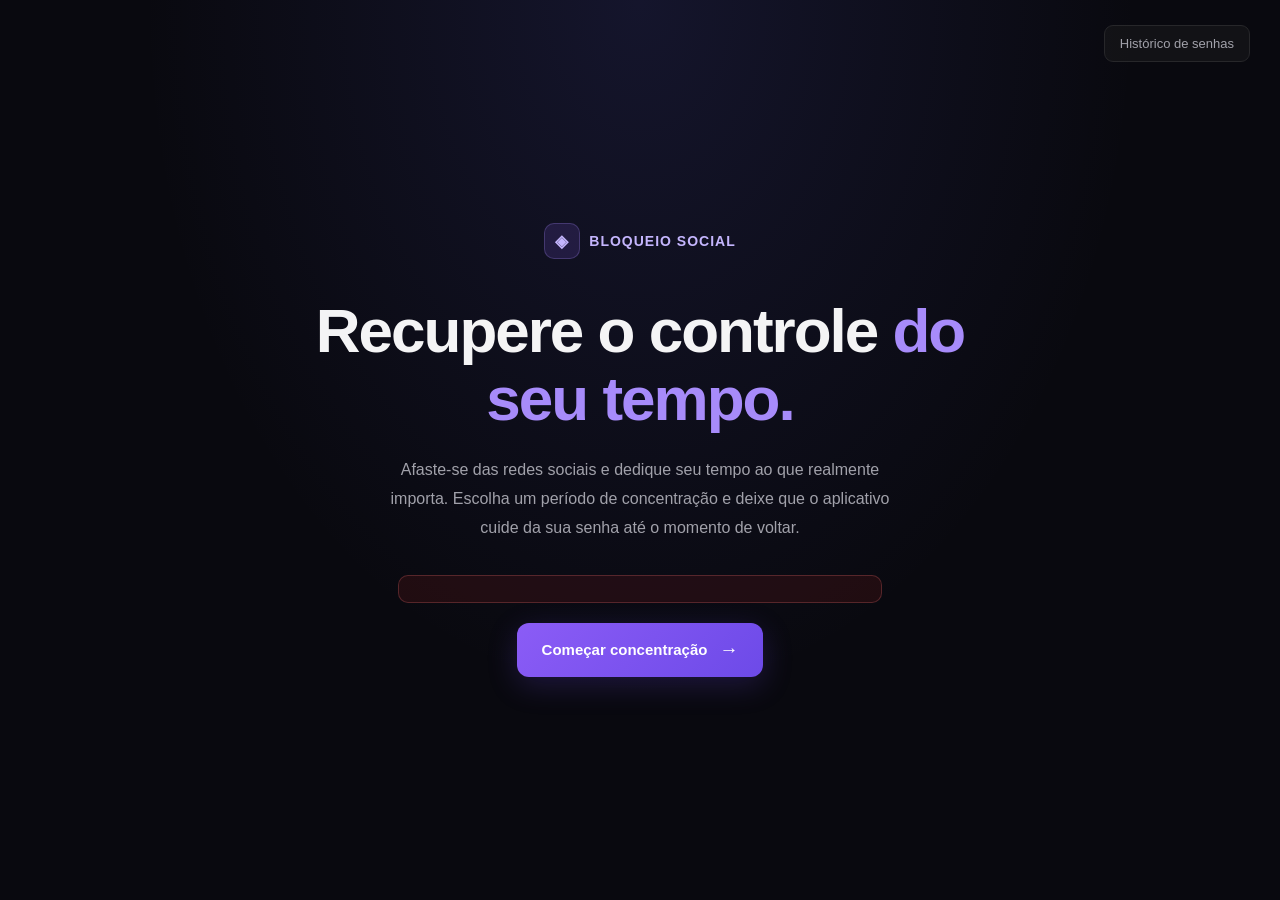
<file: src/main/resources/templates/index.html>
<!DOCTYPE html>
<html lang="pt-BR" xmlns:th="http://www.thymeleaf.org">
<head>
    <meta charset="UTF-8">
    <meta name="viewport" content="width=device-width, initial-scale=1.0">
    <title>Bloqueio Social</title>
    <link rel="stylesheet" th:href="@{/css/style.css}">

    <style>
        body {
            min-height: 100vh;
            margin: 0;
            background:
                radial-gradient(ellipse at 50% 0%, rgba(99, 102, 241, 0.13), transparent 55%),
                #09090f;
            color: #f4f4f5;
            font-family: Arial, sans-serif;
        }

        .pagina-inicial {
            min-height: 100vh;
            display: flex;
            flex-direction: column;
            align-items: center;
            justify-content: center;
            padding: 30px 20px;
            box-sizing: border-box;
        }

        .conteudo-inicial {
            width: 100%;
            max-width: 680px;
            text-align: center;
        }

        .marca {
            display: inline-flex;
            align-items: center;
            gap: 9px;
            margin-bottom: 38px;
            color: #c4b5fd;
            font-size: 14px;
            font-weight: 600;
            letter-spacing: 1px;
        }

        .marca-icone {
            display: flex;
            align-items: center;
            justify-content: center;
            width: 34px;
            height: 34px;
            border-radius: 10px;
            background: rgba(139, 92, 246, 0.15);
            border: 1px solid rgba(167, 139, 250, 0.25);
            font-size: 17px;
        }

        .etiqueta {
            display: inline-block;
            padding: 7px 13px;
            margin-bottom: 22px;
            border: 1px solid rgba(167, 139, 250, 0.2);
            border-radius: 30px;
            background: rgba(139, 92, 246, 0.08);
            color: #c4b5fd;
            font-size: 12px;
            letter-spacing: 0.5px;
        }

        .conteudo-inicial h1 {
            margin: 0;
            font-size: clamp(38px, 7vw, 62px);
            line-height: 1.1;
            letter-spacing: -2px;
            font-weight: 750;
        }

        .destaque {
            color: #a78bfa;
        }

        .descricao-inicial {
            max-width: 510px;
            margin: 23px auto 32px;
            color: #a1a1aa;
            font-size: 16px;
            line-height: 1.8;
        }

        .erro-inicial {
            max-width: 450px;
            margin: 0 auto 20px;
            padding: 13px 16px;
            border: 1px solid rgba(248, 113, 113, 0.25);
            border-radius: 10px;
            background: rgba(127, 29, 29, 0.2);
            color: #fca5a5;
            font-size: 14px;
        }

        .form-inicial {
            margin: 0;
        }

        .botao-iniciar {
            display: inline-flex;
            align-items: center;
            justify-content: center;
            gap: 12px;
            min-width: 210px;
            padding: 16px 25px;
            border: none;
            border-radius: 12px;
            background: linear-gradient(135deg, #8b5cf6, #6d4ae8);
            color: white;
            font-size: 15px;
            font-weight: 700;
            cursor: pointer;
            box-shadow: 0 8px 30px rgba(109, 74, 232, 0.22);
            transition: transform 0.2s, box-shadow 0.2s;
        }

        .botao-iniciar:hover {
            transform: translateY(-2px);
            box-shadow: 0 12px 35px rgba(109, 74, 232, 0.35);
        }

        .seta {
            font-size: 19px;
            transition: transform 0.2s;
        }

        .botao-iniciar:hover .seta {
            transform: translateX(4px);
        }

        .rodape-inicial {
            margin-top: 65px;
            color: #71717a;
            font-size: 12px;
        }

        .link-historico {
            position: fixed;
            top: 25px;
            right: 30px;
            padding: 10px 15px;
            border: 1px solid #27272a;
            border-radius: 9px;
            color: #a1a1aa;
            background: rgba(24, 24, 27, 0.7);
            text-decoration: none;
            font-size: 13px;
            transition: color 0.2s, border-color 0.2s;
        }

        .link-historico:hover {
            color: #c4b5fd;
            border-color: #6d4ae8;
        }

        @media (max-width: 600px) {
            .pagina-inicial {
                padding: 90px 22px 30px;
            }

            .link-historico {
                top: 18px;
                right: 18px;
            }

            .marca {
                margin-bottom: 30px;
            }

            .descricao-inicial {
                font-size: 14px;
            }

            .rodape-inicial {
                margin-top: 50px;
            }
        }
    </style>
</head>
<body>

    <a class="link-historico" th:href="@{/historico}">
        Histórico de senhas
    </a>

    <main class="pagina-inicial">

        <section class="conteudo-inicial">

            <div class="marca">
                <span class="marca-icone">◈</span>
                BLOQUEIO SOCIAL
            </div>


            <h1>
                Recupere o controle
                <span class="destaque">do seu tempo.</span>
            </h1>

            <p class="descricao-inicial">
                Afaste-se das redes sociais e dedique seu tempo ao que realmente importa.
                Escolha um período de concentração e deixe que o aplicativo cuide da sua senha
                até o momento de voltar.
            </p>

            <div class="erro-inicial"
                 th:if="${erro}"
                 th:text="${erro}">
            </div>

            <form class="form-inicial" action="/gerar-senha" method="post">
                <button class="botao-iniciar" type="submit">
                    Começar concentração
                    <span class="seta">→</span>
                </button>
            </form>
        </section>

    </main>

</body>
</html>
</file>
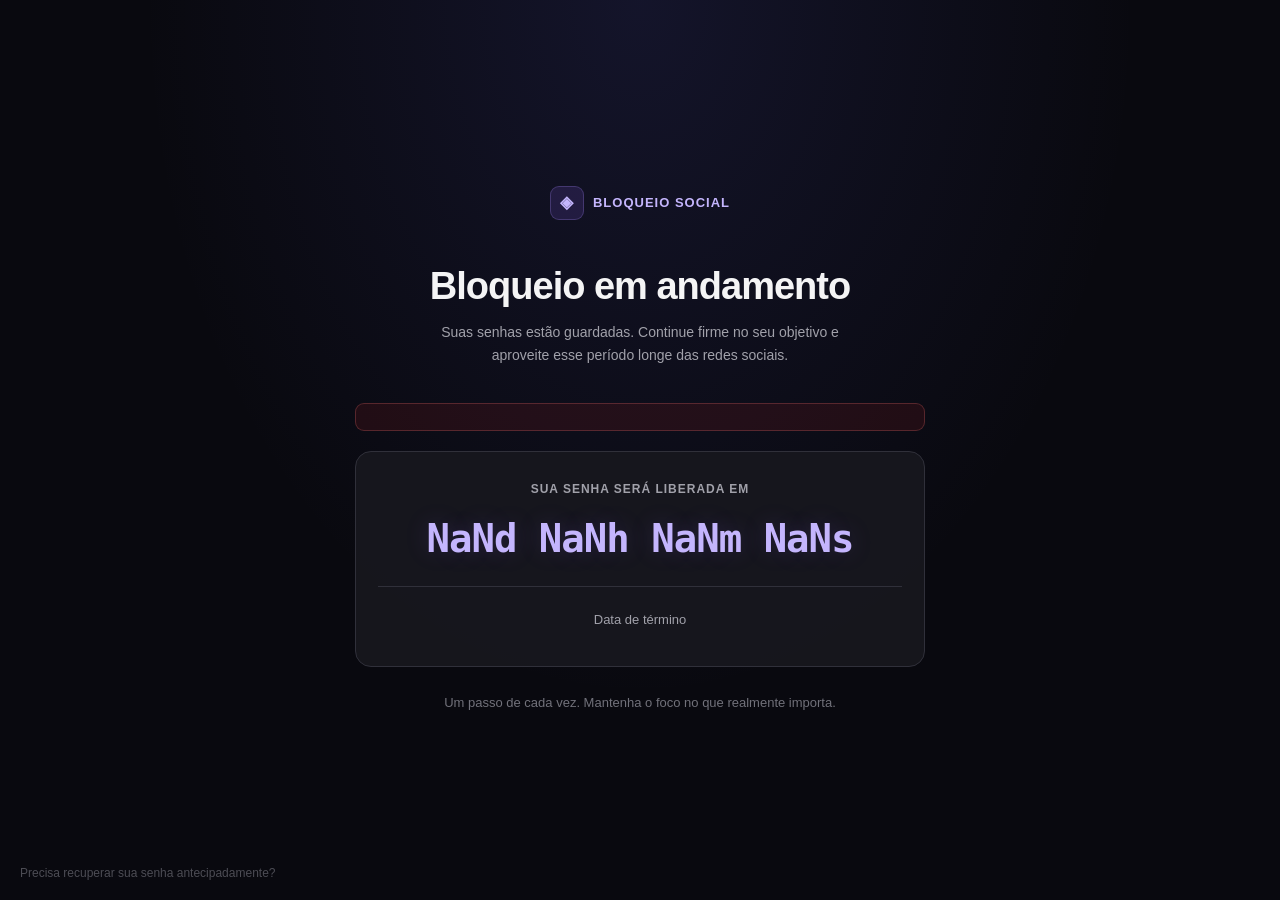
<file: src/main/resources/templates/bloqueio.html>
<!DOCTYPE html>
<html lang="pt-BR" xmlns:th="http://www.thymeleaf.org">
<head>
    <meta charset="UTF-8">
    <meta name="viewport" content="width=device-width, initial-scale=1.0">
    <title>Bloqueio em andamento</title>
    <link rel="stylesheet" th:href="@{/css/style.css}">

    <style>
        body {
            min-height: 100vh;
            margin: 0;
            display: flex;
            align-items: center;
            justify-content: center;
            padding: 25px;
            box-sizing: border-box;
            background:
                radial-gradient(ellipse at 50% 0%, rgba(99, 102, 241, 0.12), transparent 55%),
                #09090f;
            color: #f4f4f5;
            font-family: Arial, sans-serif;
        }

        .pagina-bloqueio {
            width: 100%;
            max-width: 570px;
            text-align: center;
        }

        .marca {
            display: inline-flex;
            align-items: center;
            gap: 9px;
            margin-bottom: 45px;
            color: #c4b5fd;
            font-size: 13px;
            font-weight: bold;
            letter-spacing: 1px;
        }

        .marca-icone {
            display: flex;
            align-items: center;
            justify-content: center;
            width: 32px;
            height: 32px;
            border: 1px solid rgba(167, 139, 250, 0.25);
            border-radius: 9px;
            background: rgba(139, 92, 246, 0.15);
            font-size: 17px;
        }

        .icone-bloqueio {
            display: flex;
            align-items: center;
            justify-content: center;
            width: 68px;
            height: 68px;
            margin: 0 auto 24px;
            border: 1px solid rgba(167, 139, 250, 0.25);
            border-radius: 20px;
            background: rgba(139, 92, 246, 0.12);
            color: #a78bfa;
            font-size: 30px;
        }

        h1 {
            margin: 0 0 13px;
            font-size: clamp(29px, 5vw, 38px);
            letter-spacing: -1px;
        }

        .descricao {
            max-width: 410px;
            margin: 0 auto 35px;
            color: #a1a1aa;
            font-size: 14px;
            line-height: 1.7;
        }

        .cartao-contagem {
            padding: 30px 22px;
            border: 1px solid #30303a;
            border-radius: 16px;
            background: rgba(24, 24, 30, 0.9);
        }

        .rotulo-contagem {
            display: block;
            margin-bottom: 20px;
            color: #a1a1aa;
            font-size: 12px;
            font-weight: bold;
            letter-spacing: 1px;
            text-transform: uppercase;
        }

        .contagem {
            color: #c4b5fd;
            font-family: monospace;
            font-size: clamp(27px, 6vw, 39px);
            font-weight: bold;
            letter-spacing: -1px;
            overflow-wrap: anywhere;
            text-shadow: 0 0 25px rgba(139, 92, 246, 0.18);
        }

        .separador {
            width: 100%;
            height: 1px;
            margin: 25px 0;
            background: #30303a;
        }

        .informacao-data {
            color: #a1a1aa;
            font-size: 13px;
        }

        .data {
            display: block;
            margin-top: 9px;
            color: #e4e4e7;
            font-size: 15px;
            font-weight: bold;
        }

        .mensagem-incentivo {
            margin: 25px 0 0;
            color: #71717a;
            font-size: 13px;
            line-height: 1.7;
        }

        .erro {
            padding: 13px 15px;
            margin-bottom: 20px;
            border: 1px solid rgba(248, 113, 113, 0.25);
            border-radius: 9px;
            background: rgba(127, 29, 29, 0.2);
            color: #fca5a5;
            font-size: 13px;
            text-align: left;
        }

        .link-emergencia {
            position: fixed;
            bottom: 20px;
            left: 20px;
            color: #71717a;
            font-size: 12px;
            text-decoration: none;
            opacity: 0.65;
            transition: opacity 0.2s, color 0.2s;
        }

        .link-emergencia:hover {
            color: #fca5a5;
            opacity: 1;
            text-decoration: underline;
        }

        dialog {
            width: min(90%, 440px);
            max-width: 440px;
            box-sizing: border-box;
            padding: 28px;
            margin: auto;
            border: 1px solid #45404a;
            border-radius: 16px;
            background: #191920;
            color: #f4f4f5;
            box-shadow: 0 25px 80px rgba(0, 0, 0, 0.5);
        }

        dialog::backdrop {
            background: rgba(0, 0, 0, 0.78);
            backdrop-filter: blur(4px);
        }

        dialog h2 {
            margin: 0 0 14px;
            font-size: 22px;
        }

        dialog p {
            color: #a1a1aa;
            font-size: 13px;
            line-height: 1.7;
        }

        .aviso-emergencia {
            padding: 12px;
            margin: 18px 0;
            border: 1px solid rgba(248, 113, 113, 0.2);
            border-radius: 8px;
            background: rgba(127, 29, 29, 0.12);
            color: #fca5a5 !important;
            font-size: 12px !important;
        }

        .frase-confirmacao {
            padding: 14px;
            margin: 15px 0;
            border: 1px solid rgba(139, 92, 246, 0.3);
            border-radius: 9px;
            background: rgba(139, 92, 246, 0.10);
            color: #c4b5fd;
            font-size: 12px;
            font-weight: bold;
            line-height: 1.6;
            text-align: center;
        }

        .campo-confirmacao {
            width: 100%;
            box-sizing: border-box;
            padding: 13px;
            margin: 10px 0;
            border: 1px solid #454550;
            border-radius: 8px;
            outline: none;
            background: #101016;
            color: #f4f4f5;
            font-size: 13px;
        }

        .campo-confirmacao:focus {
            border-color: #8b5cf6;
        }

        .botoes-modal {
            display: flex;
            gap: 12px;
            margin-top: 20px;
        }

        .botoes-modal button {
            flex: 1;
            padding: 12px;
            border-radius: 8px;
            font-size: 12px;
            font-weight: bold;
            cursor: pointer;
        }

        .botao-voltar {
            border: 1px solid #454550;
            background: transparent;
            color: #d4d4d8;
        }

        .botao-voltar:hover {
            background: #303039;
        }

        .botao-confirmar {
            border: 1px solid rgba(248, 113, 113, 0.3);
            background: rgba(127, 29, 29, 0.3);
            color: #fca5a5;
        }

        .botao-confirmar:hover:not(:disabled) {
            background: rgba(127, 29, 29, 0.5);
        }

        .botao-confirmar:disabled {
            opacity: 0.4;
            cursor: not-allowed;
        }

        @media (max-width: 480px) {
            .cartao-contagem {
                padding: 25px 15px;
            }

            .link-emergencia {
                left: 0;
                right: 0;
                bottom: 12px;
                text-align: center;
            }

            dialog {
                padding: 22px;
            }
        }
    </style>
</head>
<body>

    <main class="pagina-bloqueio">

        <div class="marca">
            <span class="marca-icone">◈</span>
            BLOQUEIO SOCIAL
        </div>


        <h1>Bloqueio em andamento</h1>

        <p class="descricao">
            Suas senhas estão guardadas. Continue firme no seu objetivo
            e aproveite esse período longe das redes sociais.
        </p>

        <div class="erro" th:if="${erro}" th:text="${erro}"></div>

        <section class="cartao-contagem">

            <span class="rotulo-contagem">
                Sua senha será liberada em
            </span>

            <div
                class="contagem"
                id="contagem"
                th:attr="data-final=${bloqueio.dataFinal}">
                Carregando...
            </div>

            <div class="separador"></div>

            <div class="informacao-data">
                Data de término

                <span
                    class="data"
                    th:text="${#temporals.format(bloqueio.dataFinal, 'dd/MM/yyyy HH:mm')}">
                </span>
            </div>

        </section>

        <p class="mensagem-incentivo">
            Um passo de cada vez. Mantenha o foco no que realmente importa.
        </p>

    </main>

    <a
        href="#"
        class="link-emergencia"
        onclick="event.preventDefault(); abrirModalEmergencia();">
        Precisa recuperar sua senha antecipadamente?
    </a>

    <dialog id="modalEmergencia">

        <h2>Saída de emergência</h2>

        <p>
            Você está prestes a interromper seu período de concentração
            antes do prazo estabelecido.
        </p>

        <p class="aviso-emergencia">
            Atenção: essa ação encerrará o bloqueio imediatamente
            e permitirá recuperar sua senha. Ela não poderá ser desfeita.
        </p>

        <p>
            Para continuar, digite exatamente a frase abaixo:
        </p>

        <div class="frase-confirmacao">
            EU DESEJO ENCERRAR MEU BLOQUEIO ANTECIPADAMENTE
        </div>

        <form action="/emergencia" method="post">

            <input
                type="text"
                id="campoConfirmacao"
                name="confirmacao"
                class="campo-confirmacao"
                placeholder="Digite a frase de confirmação"
                autocomplete="off"
                required
            >

            <div class="botoes-modal">

                <button
                    type="button"
                    class="botao-voltar"
                    onclick="fecharModalEmergencia()">
                    Voltar
                </button>

                <button
                    type="submit"
                    id="botaoConfirmar"
                    class="botao-confirmar"
                    disabled>
                    Confirmar emergência
                </button>

            </div>

        </form>

    </dialog>

    <script>
        const contador = document.getElementById("contagem");
        const dataFinal = new Date(contador.dataset.final);

        function atualizarContagem() {
            const agora = new Date();
            const diferenca = dataFinal.getTime() - agora.getTime();

            if (diferenca <= 0) {
                contador.innerText = "Prazo encerrado!";
                window.location.reload();
                return;
            }

            const segundosTotais = Math.floor(diferenca / 1000);

            const dias = Math.floor(segundosTotais / 86400);
            const horas = Math.floor((segundosTotais % 86400) / 3600);
            const minutos = Math.floor((segundosTotais % 3600) / 60);
            const segundos = segundosTotais % 60;

            contador.innerText =
                `${dias}d ${horas}h ${minutos}m ${segundos}s`;
        }

        atualizarContagem();
        setInterval(atualizarContagem, 1000);

        const fraseEsperada =
            "EU DESEJO ENCERRAR MEU BLOQUEIO ANTECIPADAMENTE";

        const campoConfirmacao =
            document.getElementById("campoConfirmacao");

        const botaoConfirmar =
            document.getElementById("botaoConfirmar");

        function abrirModalEmergencia() {
            campoConfirmacao.value = "";
            botaoConfirmar.disabled = true;

            document.getElementById("modalEmergencia").showModal();
        }

        function fecharModalEmergencia() {
            document.getElementById("modalEmergencia").close();
        }

        campoConfirmacao.addEventListener("input", function () {
            botaoConfirmar.disabled =
                this.value !== fraseEsperada;
        });
    </script>

</body>
</html>
</file>
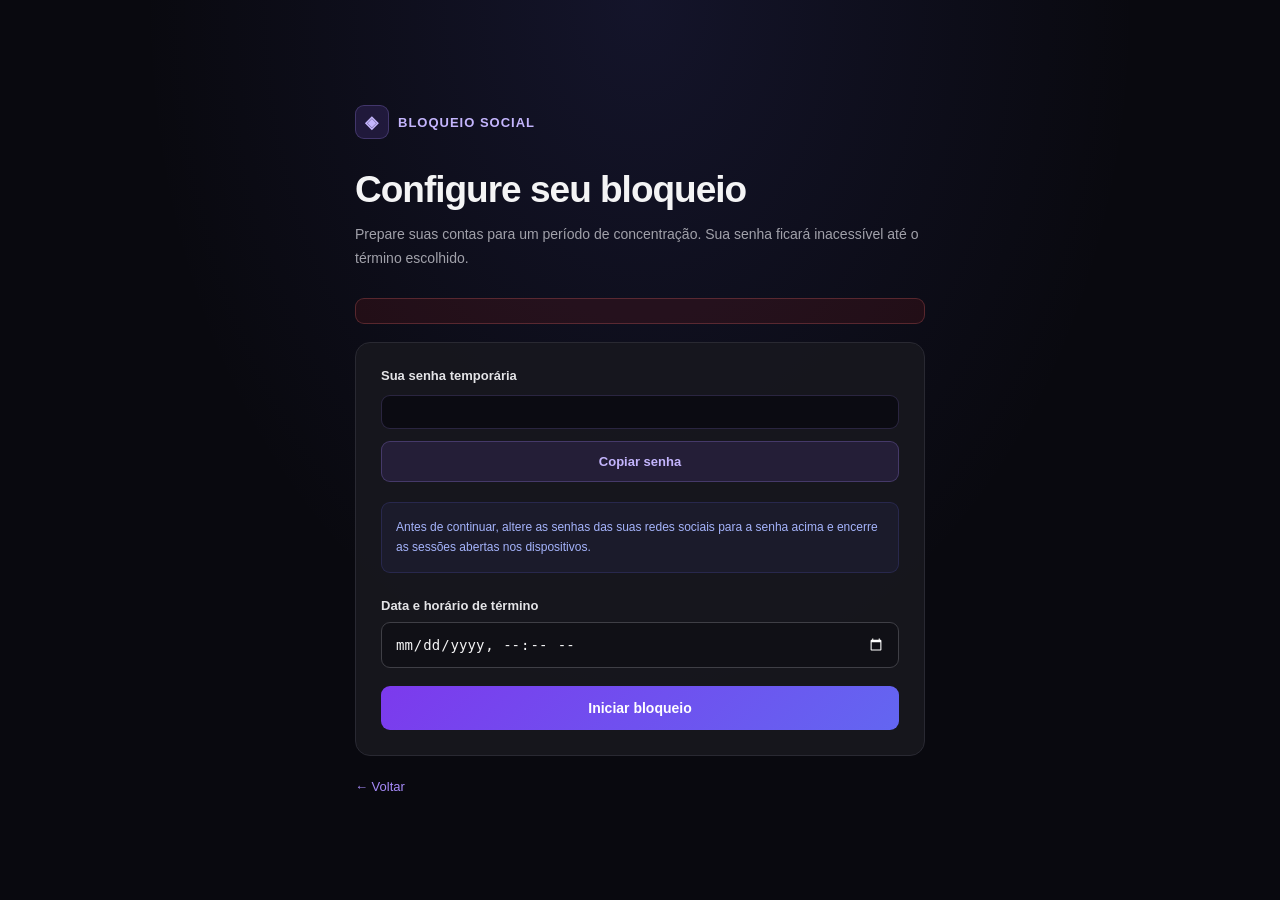
<file: src/main/resources/templates/configurar.html>
<!DOCTYPE html>
<html lang="pt-BR" xmlns:th="http://www.thymeleaf.org">
<head>
    <meta charset="UTF-8">
    <meta name="viewport" content="width=device-width, initial-scale=1.0">
    <title>Configurar bloqueio</title>
    <link rel="stylesheet" th:href="@{/css/style.css}">

    <style>
        body {
            min-height: 100vh;
            margin: 0;
            display: flex;
            align-items: center;
            justify-content: center;
            padding: 30px 20px;
            box-sizing: border-box;
            background:
                radial-gradient(ellipse at 50% 0%, rgba(99, 102, 241, 0.12), transparent 55%),
                #09090f;
            color: #f4f4f5;
            font-family: Arial, sans-serif;
        }

        .pagina-configurar {
            width: 100%;
            max-width: 570px;
        }

        .marca {
            display: inline-flex;
            align-items: center;
            gap: 9px;
            margin-bottom: 30px;
            color: #c4b5fd;
            font-size: 13px;
            font-weight: bold;
            letter-spacing: 1px;
        }

        .marca-icone {
            display: flex;
            align-items: center;
            justify-content: center;
            width: 32px;
            height: 32px;
            border: 1px solid rgba(167, 139, 250, 0.25);
            border-radius: 9px;
            background: rgba(139, 92, 246, 0.15);
            font-size: 17px;
        }

        .cabecalho {
            margin-bottom: 27px;
        }

        .cabecalho h1 {
            margin: 0 0 12px;
            font-size: clamp(29px, 5vw, 37px);
            letter-spacing: -1px;
        }

        .descricao {
            margin: 0;
            color: #a1a1aa;
            font-size: 14px;
            line-height: 1.7;
        }

        .cartao {
            padding: 25px;
            border: 1px solid #292932;
            border-radius: 15px;
            background: rgba(24, 24, 30, 0.9);
        }

        .secao-titulo {
            display: block;
            margin-bottom: 12px;
            color: #e4e4e7;
            font-size: 13px;
            font-weight: bold;
        }

        .senha {
            overflow-wrap: anywhere;
            padding: 16px;
            border: 1px solid rgba(167, 139, 250, 0.2);
            border-radius: 9px;
            background: rgba(9, 9, 15, 0.75);
            color: #ddd6fe;
            font-family: monospace;
            font-size: 14px;
            line-height: 1.6;
            user-select: all;
        }

        .botao-copiar {
            width: 100%;
            margin-top: 12px;
            padding: 12px;
            border: 1px solid rgba(167, 139, 250, 0.25);
            border-radius: 9px;
            background: rgba(139, 92, 246, 0.12);
            color: #c4b5fd;
            font-size: 13px;
            font-weight: bold;
            cursor: pointer;
            transition: background 0.2s;
        }

        .botao-copiar:hover {
            background: rgba(139, 92, 246, 0.23);
        }

        .orientacao {
            margin: 20px 0 25px;
            padding: 14px;
            border: 1px solid rgba(99, 102, 241, 0.17);
            border-radius: 9px;
            background: rgba(99, 102, 241, 0.07);
            color: #a5b4fc;
            font-size: 12px;
            line-height: 1.7;
        }

        .erro {
            padding: 12px 14px;
            margin-bottom: 18px;
            border: 1px solid rgba(248, 113, 113, 0.25);
            border-radius: 9px;
            background: rgba(127, 29, 29, 0.2);
            color: #fca5a5;
            font-size: 13px;
        }

        .campo-data {
            display: block;
            margin-bottom: 9px;
            color: #e4e4e7;
            font-size: 13px;
            font-weight: bold;
        }

        input[type="datetime-local"] {
            width: 100%;
            box-sizing: border-box;
            padding: 13px;
            border: 1px solid #3f3f46;
            border-radius: 9px;
            outline: none;
            background: #101016;
            color: #f4f4f5;
            color-scheme: dark;
            font-size: 14px;
            transition: border-color 0.2s;
        }

        input[type="datetime-local"]:focus {
            border-color: #8b5cf6;
        }

        .botao-iniciar {
            width: 100%;
            margin-top: 18px;
            padding: 14px;
            border: none;
            border-radius: 9px;
            background: linear-gradient(135deg, #7c3aed, #6366f1);
            color: white;
            font-size: 14px;
            font-weight: bold;
            cursor: pointer;
            transition: opacity 0.2s, transform 0.2s;
        }

        .botao-iniciar:hover {
            opacity: 0.9;
            transform: translateY(-1px);
        }

        .notificacao {
            margin-top: 12px;
        }

        .link-voltar {
            display: inline-block;
            margin-top: 23px;
            color: #a78bfa;
            font-size: 13px;
            text-decoration: none;
        }

        .link-voltar:hover {
            color: #c4b5fd;
            text-decoration: underline;
        }

        dialog {
            width: min(90%, 440px);
            max-width: 440px;
            box-sizing: border-box;
            padding: 28px;
            margin: auto;
            border: 1px solid #3f3f49;
            border-radius: 16px;
            background: #191920;
            color: #f4f4f5;
            box-shadow: 0 25px 80px rgba(0, 0, 0, 0.5);
        }

        dialog::backdrop {
            background: rgba(0, 0, 0, 0.78);
            backdrop-filter: blur(4px);
        }

        dialog h2 {
            margin: 0 0 14px;
            font-size: 22px;
        }

        dialog p {
            color: #a1a1aa;
            font-size: 13px;
            line-height: 1.7;
        }

        .confirmacao-data {
            padding: 16px;
            margin: 20px 0;
            border: 1px solid rgba(139, 92, 246, 0.4);
            border-radius: 9px;
            background: rgba(139, 92, 246, 0.12);
            color: #c4b5fd;
            font-size: 15px;
            font-weight: bold;
            text-align: center;
        }

        .aviso {
            padding: 12px;
            border: 1px solid rgba(248, 113, 113, 0.2);
            border-radius: 8px;
            background: rgba(127, 29, 29, 0.12);
            color: #fca5a5 !important;
            font-size: 12px !important;
        }

        .botoes-modal {
            display: flex;
            gap: 12px;
            margin-top: 23px;
        }

        .botoes-modal button {
            flex: 1;
            padding: 12px;
            border-radius: 8px;
            font-size: 13px;
            font-weight: bold;
            cursor: pointer;
        }

        .botao-voltar {
            border: 1px solid #454550;
            background: transparent;
            color: #d4d4d8;
        }

        .botao-voltar:hover {
            background: #303039;
        }

        .botao-confirmar {
            border: none;
            background: linear-gradient(135deg, #7c3aed, #6366f1);
            color: white;
        }

        .botao-confirmar:hover {
            opacity: 0.9;
        }

        @media (max-width: 480px) {
            .cartao {
                padding: 19px;
            }

            dialog {
                padding: 22px;
            }
        }
    </style>
</head>
<body>

    <main class="pagina-configurar">

        <div class="marca">
            <span class="marca-icone">◈</span>
            BLOQUEIO SOCIAL
        </div>

        <header class="cabecalho">
            <h1>Configure seu bloqueio</h1>

            <p class="descricao">
                Prepare suas contas para um período de concentração.
                Sua senha ficará inacessível até o término escolhido.
            </p>
        </header>

        <div class="erro" th:if="${erro}" th:text="${erro}"></div>

        <section class="cartao">

            <span class="secao-titulo">Sua senha temporária</span>

            <div class="senha" id="senha" th:text="${senha}"></div>

            <button
                type="button"
                class="botao-copiar"
                onclick="copiarSenha()">
                Copiar senha
            </button>

            <div
                id="mensagemCopiar"
                class="notificacao"
                role="status"
                aria-live="polite">
            </div>

            <div class="orientacao">
                Antes de continuar, altere as senhas das suas redes sociais
                para a senha acima e encerre as sessões abertas nos dispositivos.
            </div>

            <form id="formIniciar" action="/iniciar" method="post">

                <label class="campo-data" for="dataFinal">
                    Data e horário de término
                </label>

                <input
                    type="datetime-local"
                    id="dataFinal"
                    name="dataFinal"
                    required
                >

                <button
                    type="button"
                    class="botao-iniciar"
                    onclick="abrirConfirmacao()">
                    Iniciar bloqueio
                </button>

            </form>

        </section>

        <a class="link-voltar" th:href="@{/}">
            ← Voltar
        </a>

    </main>

    <dialog id="modalConfirmacao">

        <h2>Confirmar bloqueio?</h2>

        <p>
            Você está prestes a iniciar um período de concentração.
        </p>

        <p>
            Sua senha ficará inacessível até a seguinte data e horário:
        </p>

        <div class="confirmacao-data" id="dataConfirmacao"></div>

        <p class="aviso">
            Atenção: depois de confirmar, você não poderá recuperar
            sua senha pelo aplicativo antes do término desse período.
        </p>

        <div class="botoes-modal">

            <button
                type="button"
                class="botao-voltar"
                onclick="fecharConfirmacao()">
                Voltar
            </button>

            <button
                type="button"
                class="botao-confirmar"
                onclick="confirmarBloqueio()">
                Confirmar
            </button>

        </div>

    </dialog>

    <script>
        let temporizadorNotificacao;

        function mostrarNotificacao(mensagem, sucesso) {
            const notificacao = document.getElementById("mensagemCopiar");

            clearTimeout(temporizadorNotificacao);

            notificacao.textContent = mensagem;
            notificacao.className = sucesso
                ? "notificacao sucesso"
                : "notificacao erro";

            temporizadorNotificacao = setTimeout(() => {
                notificacao.className = "notificacao";
            }, 3000);
        }

        async function copiarSenha() {
            const senha = document.getElementById("senha").innerText;

            try {
                await navigator.clipboard.writeText(senha);
                mostrarNotificacao("Senha copiada com sucesso!", true);
            } catch (erro) {
                mostrarNotificacao("Não foi possível copiar a senha.", false);
            }
        }

        function abrirConfirmacao() {
            const formulario = document.getElementById("formIniciar");
            const campoData = document.getElementById("dataFinal");

            // Verifica se o usuário preencheu corretamente o campo.
            if (!formulario.reportValidity()) {
                return;
            }

            const dataEscolhida = new Date(campoData.value);

            // Confere novamente se a data ainda está no futuro.
            if (dataEscolhida <= new Date()) {
                campoData.setCustomValidity(
                    "Escolha uma data e horário futuros."
                );

                campoData.reportValidity();
                return;
            }

            // Formata a data para o padrão brasileiro.
            const dataFormatada = dataEscolhida.toLocaleString("pt-BR", {
                day: "2-digit",
                month: "2-digit",
                year: "numeric",
                hour: "2-digit",
                minute: "2-digit"
            });

            document.getElementById("dataConfirmacao").innerText =
                dataFormatada;

            document.getElementById("modalConfirmacao").showModal();
        }

        function fecharConfirmacao() {
            document.getElementById("modalConfirmacao").close();
        }

        function confirmarBloqueio() {
            document.getElementById("formIniciar").requestSubmit();
        }

        document.getElementById("dataFinal").addEventListener("input", function () {
            this.setCustomValidity("");
        });
    </script>

</body>
</html>
</file>
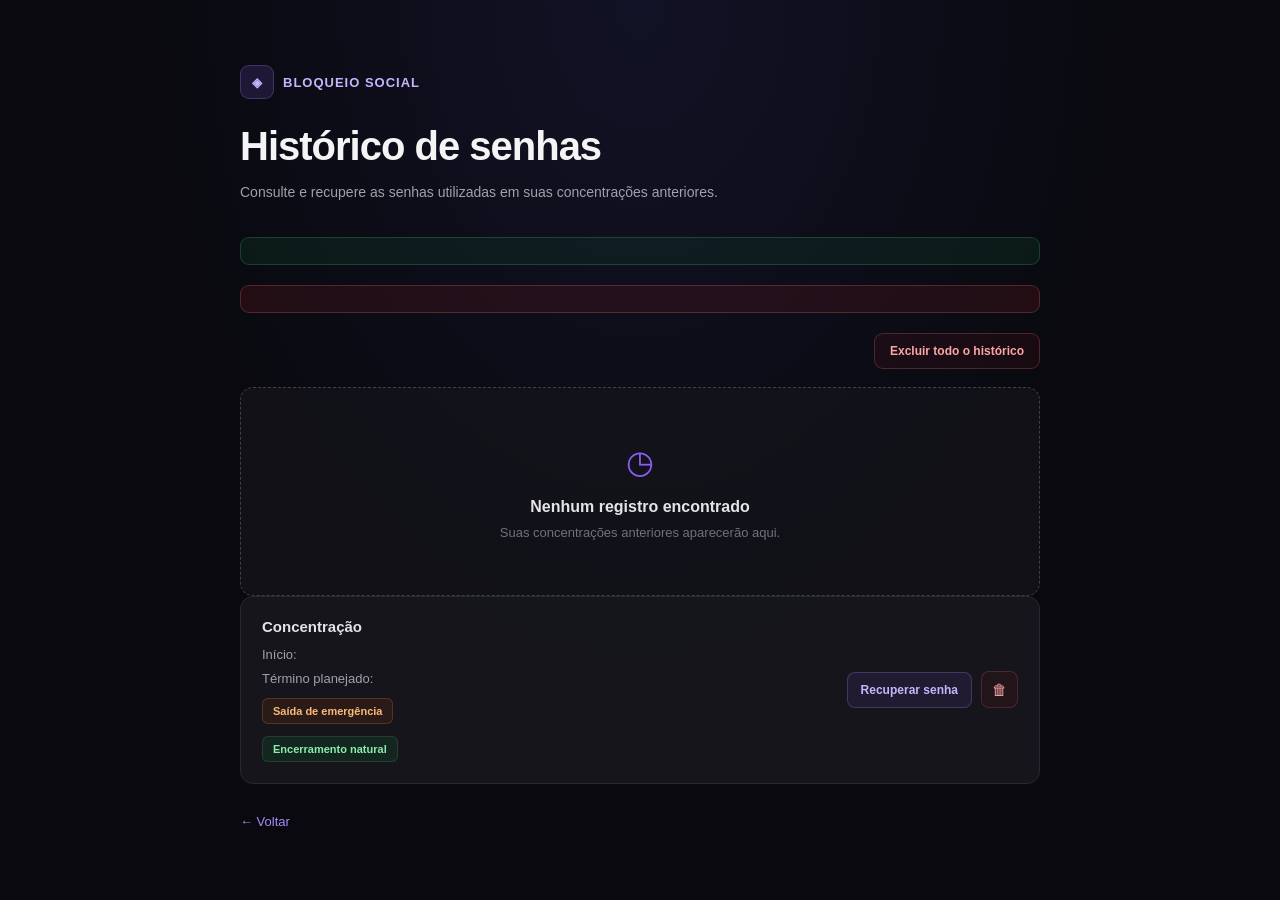
<file: src/main/resources/templates/historico.html>
<!DOCTYPE html>
<html lang="pt-BR" xmlns:th="http://www.thymeleaf.org">
<head>
    <meta charset="UTF-8">
    <meta name="viewport" content="width=device-width, initial-scale=1.0">
    <title>Histórico de senhas</title>
    <link rel="stylesheet" th:href="@{/css/style.css}">

    <style>
        body {
            min-height: 100vh;
            margin: 0;
            background:
                radial-gradient(ellipse at 50% 0%, rgba(99, 102, 241, 0.10), transparent 55%),
                #09090f;
            color: #f4f4f5;
            font-family: Arial, sans-serif;
        }

        .pagina-historico {
            width: 100%;
            max-width: 850px;
            margin: 0 auto;
            padding: 65px 25px 45px;
            box-sizing: border-box;
        }

        .cabecalho-historico {
            margin-bottom: 32px;
        }

        .marca {
            display: inline-flex;
            align-items: center;
            gap: 9px;
            margin-bottom: 25px;
            color: #c4b5fd;
            font-size: 13px;
            font-weight: bold;
            letter-spacing: 1px;
        }

        .marca-icone {
            display: flex;
            align-items: center;
            justify-content: center;
            width: 32px;
            height: 32px;
            border: 1px solid rgba(167, 139, 250, 0.25);
            border-radius: 9px;
            background: rgba(139, 92, 246, 0.15);
        }

        .cabecalho-historico h1 {
            margin: 0 0 12px;
            font-size: clamp(30px, 5vw, 40px);
            letter-spacing: -1px;
        }

        .descricao {
            margin: 0;
            color: #a1a1aa;
            font-size: 14px;
            line-height: 1.7;
        }

        .mensagem {
            padding: 13px 16px;
            margin-bottom: 20px;
            border-radius: 9px;
            font-size: 14px;
        }

        .mensagem-sucesso {
            border: 1px solid rgba(74, 222, 128, 0.2);
            background: rgba(34, 197, 94, 0.08);
            color: #86efac;
        }

        .mensagem-erro {
            border: 1px solid rgba(248, 113, 113, 0.25);
            background: rgba(127, 29, 29, 0.2);
            color: #fca5a5;
        }

        .barra-acoes {
            display: flex;
            justify-content: flex-end;
            margin-bottom: 18px;
        }

        .botao-excluir-todos {
            padding: 10px 15px;
            border: 1px solid rgba(248, 113, 113, 0.25);
            border-radius: 9px;
            background: rgba(127, 29, 29, 0.13);
            color: #fca5a5;
            font-size: 12px;
            font-weight: bold;
            cursor: pointer;
            transition: background 0.2s, border-color 0.2s;
        }

        .botao-excluir-todos:hover {
            background: rgba(127, 29, 29, 0.3);
            border-color: rgba(248, 113, 113, 0.5);
        }

        .lista-historico {
            display: flex;
            flex-direction: column;
            gap: 13px;
        }

        .item-historico {
            display: flex;
            align-items: center;
            justify-content: space-between;
            gap: 20px;
            padding: 21px;
            border: 1px solid #292932;
            border-radius: 13px;
            background: rgba(24, 24, 30, 0.85);
            transition: border-color 0.2s, transform 0.2s;
        }

        .item-historico:hover {
            border-color: #49405f;
            transform: translateY(-1px);
        }

        .informacoes-historico {
            display: flex;
            flex-direction: column;
            gap: 9px;
            min-width: 0;
        }

        .informacoes-historico strong {
            margin-bottom: 3px;
            color: #e4e4e7;
            font-size: 15px;
        }

        .informacoes-historico > span:not(.tipo-encerramento) {
            color: #a1a1aa;
            font-size: 13px;
        }

        .tipo-encerramento {
            display: inline-block;
            width: fit-content;
            padding: 6px 10px;
            border-radius: 6px;
            font-size: 11px;
            font-weight: bold;
            margin-top: 3px;
        }

        .encerramento-natural {
            background: rgba(34, 197, 94, 0.10);
            color: #86efac;
            border: 1px solid rgba(74, 222, 128, 0.15);
        }

        .encerramento-emergencial {
            background: rgba(234, 88, 12, 0.10);
            color: #fdba74;
            border: 1px solid rgba(251, 146, 60, 0.2);
        }

        .acoes-historico {
            display: flex;
            align-items: center;
            gap: 9px;
            flex-shrink: 0;
        }

        .acoes-historico form {
            margin: 0;
        }

        .botao-recuperar {
            display: inline-block;
            padding: 10px 13px;
            border: 1px solid rgba(167, 139, 250, 0.25);
            border-radius: 8px;
            background: rgba(139, 92, 246, 0.10);
            color: #c4b5fd;
            font-size: 12px;
            font-weight: bold;
            text-decoration: none;
            transition: background 0.2s;
        }

        .botao-recuperar:hover {
            background: rgba(139, 92, 246, 0.22);
        }

        .botao-excluir {
            width: 37px;
            height: 37px;
            border: 1px solid rgba(248, 113, 113, 0.2);
            border-radius: 8px;
            background: rgba(127, 29, 29, 0.12);
            color: #fca5a5;
            font-size: 15px;
            cursor: pointer;
            transition: background 0.2s;
        }

        .botao-excluir:hover {
            background: rgba(127, 29, 29, 0.35);
        }

        .historico-vazio {
            padding: 55px 20px;
            border: 1px dashed #3f3f46;
            border-radius: 13px;
            background: rgba(24, 24, 30, 0.55);
            text-align: center;
        }

        .icone-vazio {
            margin-bottom: 17px;
            color: #8b5cf6;
            font-size: 32px;
        }

        .historico-vazio strong {
            display: block;
            margin-bottom: 9px;
            color: #e4e4e7;
            font-size: 16px;
        }

        .historico-vazio p {
            margin: 0;
            color: #71717a;
            font-size: 13px;
        }

        .link-voltar {
            display: inline-block;
            margin-top: 30px;
            color: #a78bfa;
            font-size: 13px;
            text-decoration: none;
            transition: color 0.2s;
        }

        .link-voltar:hover {
            color: #c4b5fd;
            text-decoration: underline;
        }

        @media (max-width: 600px) {
            .pagina-historico {
                padding: 35px 17px;
            }

            .item-historico {
                align-items: flex-start;
                flex-direction: column;
                gap: 17px;
                padding: 17px;
            }

            .acoes-historico {
                width: 100%;
            }

            .botao-recuperar {
                flex: 1;
                text-align: center;
            }

            .barra-acoes {
                justify-content: flex-start;
            }
        }
    </style>
</head>
<body>

    <main class="pagina-historico">

        <header class="cabecalho-historico">

            <div class="marca">
                <span class="marca-icone">◈</span>
                BLOQUEIO SOCIAL
            </div>

            <h1>Histórico de senhas</h1>

            <p class="descricao">
                Consulte e recupere as senhas utilizadas em suas concentrações anteriores.
            </p>

        </header>

        <div
            class="mensagem mensagem-sucesso"
            th:if="${mensagem}"
            th:text="${mensagem}">
        </div>

        <div
            class="mensagem mensagem-erro"
            th:if="${erro}"
            th:text="${erro}">
        </div>

        <div class="barra-acoes">

            <form
                th:if="${!historico.isEmpty()}"
                th:action="@{/historico/excluir-todos}"
                method="post"
                onsubmit="return confirm('ATENÇÃO! Tem certeza que deseja excluir TODO o histórico de senhas? Essa ação não poderá ser desfeita.');">

                <button type="submit" class="botao-excluir-todos">
                    Excluir todo o histórico
                </button>

            </form>

        </div>

        <div th:if="${historico.isEmpty()}" class="historico-vazio">

            <div class="icone-vazio">◷</div>

            <strong>Nenhum registro encontrado</strong>

            <p>Suas concentrações anteriores aparecerão aqui.</p>

        </div>

        <div th:unless="${historico.isEmpty()}" class="lista-historico">

            <div class="item-historico" th:each="registro : ${historico}">

                <div class="informacoes-historico">

                    <strong>Concentração</strong>

                    <span>
                        Início:
                        <span th:text="${#temporals.format(registro.dataInicial, 'dd/MM/yyyy HH:mm')}"></span>
                    </span>

                    <span>
                        Término planejado:
                        <span th:text="${#temporals.format(registro.dataFinal, 'dd/MM/yyyy HH:mm')}"></span>
                    </span>

                    <span
                        class="tipo-encerramento encerramento-emergencial"
                        th:if="${registro.emergencial}">
                        Saída de emergência
                    </span>

                    <span
                        class="tipo-encerramento encerramento-natural"
                        th:unless="${registro.emergencial}">
                        Encerramento natural
                    </span>

                </div>

                <div class="acoes-historico">

                    <a class="botao-recuperar"
                       th:href="@{/historico/{id}(id=${registro.id})}">
                        Recuperar senha
                    </a>

                    <form
                        th:action="@{/historico/{id}/excluir(id=${registro.id})}"
                        method="post"
                        onsubmit="return confirm('Tem certeza que deseja excluir esta senha do histórico?');">

                        <button type="submit" class="botao-excluir">
                            🗑
                        </button>

                    </form>

                </div>

            </div>

        </div>

        <a class="link-voltar" th:href="@{/}">
            ← Voltar
        </a>

    </main>

</body>
</html>
</file>
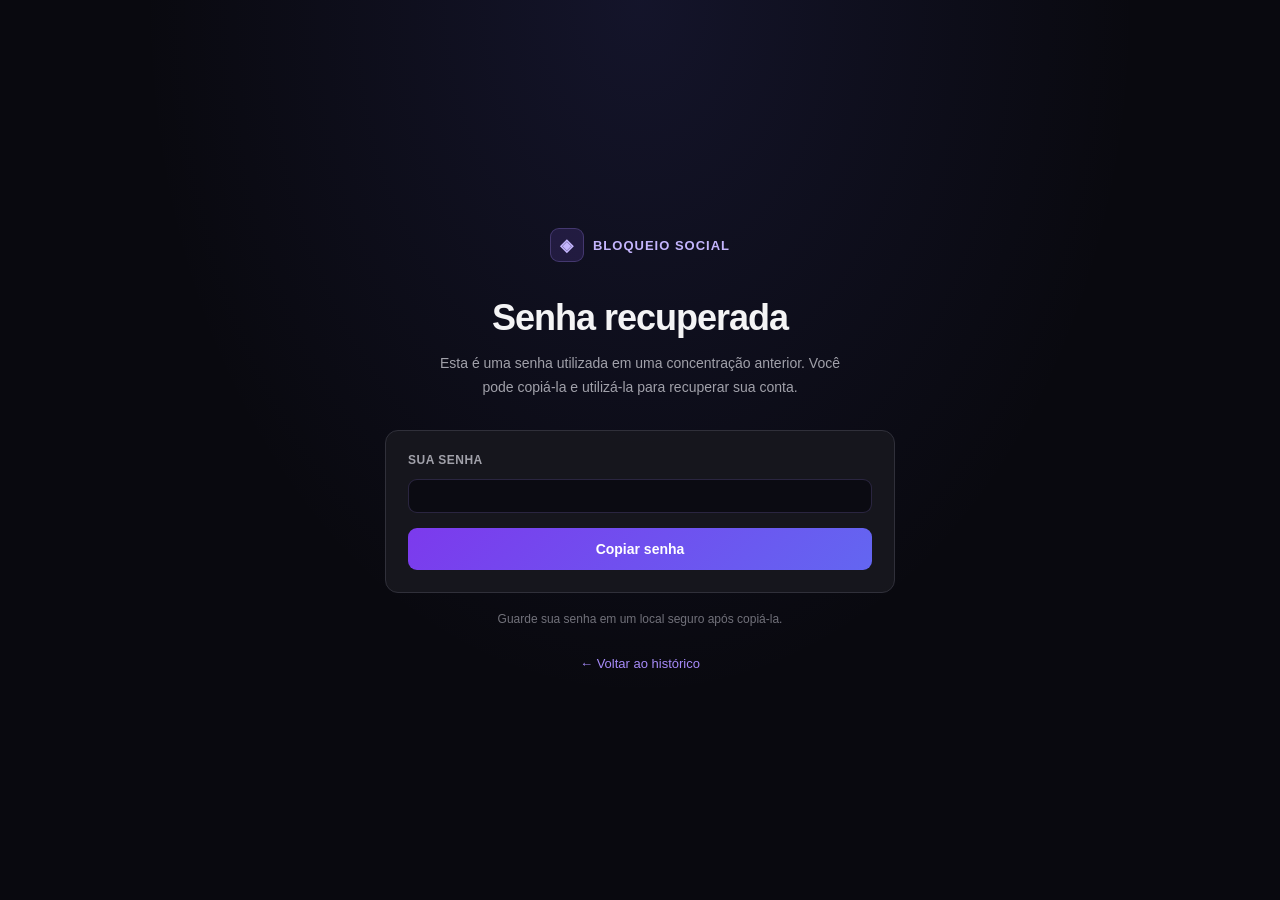
<file: src/main/resources/templates/senha-historica.html>
<!DOCTYPE html>
<html lang="pt-BR" xmlns:th="http://www.thymeleaf.org">
<head>
    <meta charset="UTF-8">
    <meta name="viewport" content="width=device-width, initial-scale=1.0">
    <title>Senha recuperada</title>
    <link rel="stylesheet" th:href="@{/css/style.css}">

    <style>
        body {
            min-height: 100vh;
            margin: 0;
            display: flex;
            align-items: center;
            justify-content: center;
            padding: 25px;
            box-sizing: border-box;
            background:
                radial-gradient(ellipse at 50% 0%, rgba(99, 102, 241, 0.12), transparent 55%),
                #09090f;
            color: #f4f4f5;
            font-family: Arial, sans-serif;
        }

        .pagina-senha {
            width: 100%;
            max-width: 510px;
            text-align: center;
        }

        .marca {
            display: inline-flex;
            align-items: center;
            gap: 9px;
            margin-bottom: 35px;
            color: #c4b5fd;
            font-size: 13px;
            font-weight: bold;
            letter-spacing: 1px;
        }

        .marca-icone {
            display: flex;
            align-items: center;
            justify-content: center;
            width: 32px;
            height: 32px;
            border: 1px solid rgba(167, 139, 250, 0.25);
            border-radius: 9px;
            background: rgba(139, 92, 246, 0.15);
            font-size: 17px;
        }

        .icone-senha {
            display: flex;
            align-items: center;
            justify-content: center;
            width: 66px;
            height: 66px;
            margin: 0 auto 23px;
            border: 1px solid rgba(167, 139, 250, 0.25);
            border-radius: 20px;
            background: rgba(139, 92, 246, 0.12);
            color: #a78bfa;
            font-size: 29px;
        }

        h1 {
            margin: 0 0 13px;
            font-size: clamp(28px, 5vw, 36px);
            letter-spacing: -1px;
        }

        .descricao {
            max-width: 410px;
            margin: 0 auto 30px;
            color: #a1a1aa;
            font-size: 14px;
            line-height: 1.7;
        }

        .cartao-senha {
            padding: 22px;
            border: 1px solid #30303a;
            border-radius: 13px;
            background: rgba(24, 24, 30, 0.9);
            text-align: left;
        }

        .rotulo-senha {
            display: block;
            margin-bottom: 12px;
            color: #a1a1aa;
            font-size: 12px;
            font-weight: bold;
            letter-spacing: 0.5px;
            text-transform: uppercase;
        }

        .senha {
            overflow-wrap: anywhere;
            padding: 16px;
            border: 1px solid rgba(167, 139, 250, 0.2);
            border-radius: 9px;
            background: rgba(9, 9, 15, 0.75);
            color: #ddd6fe;
            font-family: monospace;
            font-size: 15px;
            line-height: 1.6;
            user-select: all;
        }

        .botao-copiar {
            width: 100%;
            margin-top: 15px;
            padding: 13px;
            border: none;
            border-radius: 9px;
            background: linear-gradient(135deg, #7c3aed, #6366f1);
            color: white;
            font-size: 14px;
            font-weight: bold;
            cursor: pointer;
            transition: opacity 0.2s, transform 0.2s;
        }

        .botao-copiar:hover {
            opacity: 0.9;
            transform: translateY(-1px);
        }

        .aviso {
            margin: 17px 0 0;
            color: #71717a;
            font-size: 12px;
            line-height: 1.6;
        }

        .link-voltar {
            display: inline-block;
            margin-top: 27px;
            color: #a78bfa;
            font-size: 13px;
            text-decoration: none;
            transition: color 0.2s;
        }

        .link-voltar:hover {
            color: #c4b5fd;
            text-decoration: underline;
        }

        @media (max-width: 480px) {
            .cartao-senha {
                padding: 17px;
            }

            .senha {
                font-size: 13px;
            }
        }
    </style>
</head>
<body>

    <main class="pagina-senha">

        <div class="marca">
            <span class="marca-icone">◈</span>
            BLOQUEIO SOCIAL
        </div>

        <h1>Senha recuperada</h1>

        <p class="descricao">
            Esta é uma senha utilizada em uma concentração anterior.
            Você pode copiá-la e utilizá-la para recuperar sua conta.
        </p>

        <div class="cartao-senha">

            <span class="rotulo-senha">Sua senha</span>

            <div class="senha" id="senhaRecuperada" th:text="${senha}"></div>

            <button
                type="button"
                class="botao-copiar"
                onclick="copiarSenha()">
                Copiar senha
            </button>

        </div>

        <p class="aviso">
            Guarde sua senha em um local seguro após copiá-la.
        </p>

        <a class="link-voltar" th:href="@{/historico}">
            ← Voltar ao histórico
        </a>

        <div
            id="mensagemCopiar"
            class="notificacao"
            role="status"
            aria-live="polite">
        </div>

    </main>

    <script>
        let temporizadorNotificacao;

        function mostrarNotificacao(mensagem, sucesso) {
            const notificacao = document.getElementById("mensagemCopiar");

            clearTimeout(temporizadorNotificacao);

            notificacao.textContent = mensagem;
            notificacao.className = sucesso
                ? "notificacao sucesso"
                : "notificacao erro";

            temporizadorNotificacao = setTimeout(() => {
                notificacao.className = "notificacao";
            }, 3000);
        }

        async function copiarSenha() {
            const senha = document.getElementById("senhaRecuperada").textContent;

            try {
                await navigator.clipboard.writeText(senha);
                mostrarNotificacao("Senha copiada com sucesso!", true);
            } catch (erro) {
                mostrarNotificacao("Não foi possível copiar a senha.", false);
            }
        }
    </script>

</body>
</html>
</file>
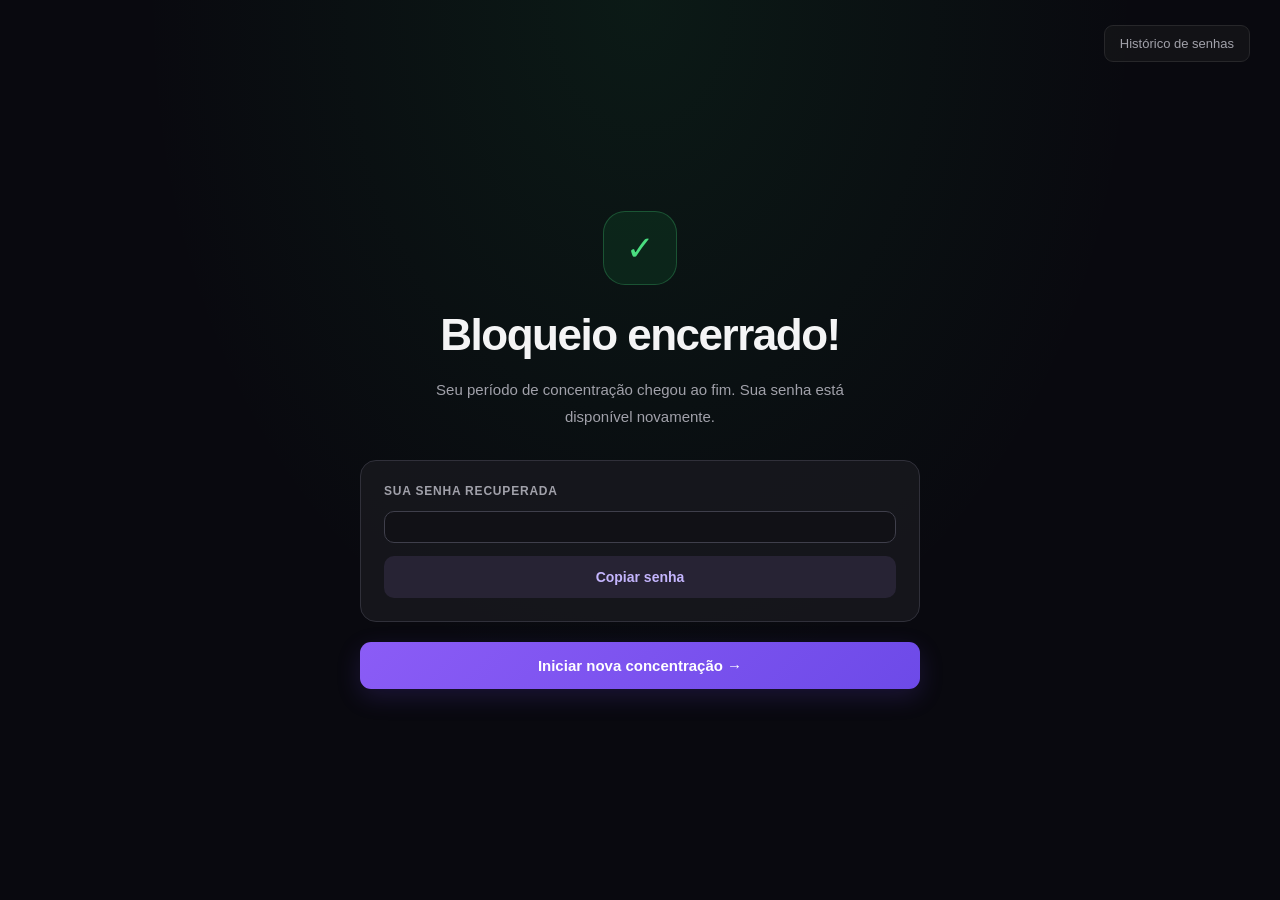
<file: src/main/resources/templates/senha-liberada.html>
<!DOCTYPE html>
<html lang="pt-BR" xmlns:th="http://www.thymeleaf.org">
<head>
    <meta charset="UTF-8">
    <meta name="viewport" content="width=device-width, initial-scale=1.0">
    <title>Bloqueio encerrado</title>
    <link rel="stylesheet" th:href="@{/css/style.css}">

    <style>
        body {
            min-height: 100vh;
            margin: 0;
            background:
                radial-gradient(ellipse at 50% 0%, rgba(34, 197, 94, 0.09), transparent 55%),
                #09090f;
            color: #f4f4f5;
            font-family: Arial, sans-serif;
        }

        .pagina-encerramento {
            min-height: 100vh;
            display: flex;
            align-items: center;
            justify-content: center;
            padding: 35px 20px;
            box-sizing: border-box;
        }

        .conteudo-encerramento {
            width: 100%;
            max-width: 560px;
            text-align: center;
        }

        .icone-sucesso {
            display: flex;
            align-items: center;
            justify-content: center;
            width: 72px;
            height: 72px;
            margin: 0 auto 25px;
            border: 1px solid rgba(74, 222, 128, 0.25);
            border-radius: 22px;
            background: rgba(34, 197, 94, 0.10);
            color: #4ade80;
            font-size: 34px;
        }

        .etiqueta-sucesso {
            display: inline-block;
            padding: 7px 13px;
            margin-bottom: 18px;
            border: 1px solid rgba(74, 222, 128, 0.2);
            border-radius: 30px;
            background: rgba(34, 197, 94, 0.08);
            color: #86efac;
            font-size: 12px;
            letter-spacing: 0.5px;
        }

        .conteudo-encerramento h1 {
            margin: 0;
            font-size: clamp(32px, 6vw, 44px);
            letter-spacing: -1.5px;
        }

        .descricao-encerramento {
            max-width: 440px;
            margin: 16px auto 30px;
            color: #a1a1aa;
            font-size: 15px;
            line-height: 1.8;
        }

        .cartao-senha {
            padding: 23px;
            margin-bottom: 20px;
            border: 1px solid #30303a;
            border-radius: 16px;
            background: rgba(24, 24, 30, 0.85);
            text-align: left;
        }

        .titulo-senha {
            display: block;
            margin-bottom: 13px;
            color: #a1a1aa;
            font-size: 12px;
            font-weight: bold;
            letter-spacing: 0.8px;
            text-transform: uppercase;
        }

        .senha {
            padding: 15px;
            border: 1px solid #3f3f4b;
            border-radius: 10px;
            background: #111116;
            color: #c4b5fd;
            font-family: monospace;
            font-size: 16px;
            line-height: 1.6;
            overflow-wrap: anywhere;
            text-align: center;
            user-select: text;
        }

        .botao-copiar {
            width: 100%;
            margin-top: 13px;
            padding: 13px;
            border: none;
            border-radius: 10px;
            background: #272334;
            color: #c4b5fd;
            font-size: 14px;
            font-weight: bold;
            cursor: pointer;
            transition: background 0.2s;
        }

        .botao-copiar:hover {
            background: #37304d;
        }

        .botao-nova-concentracao {
            width: 100%;
            padding: 15px;
            border: none;
            border-radius: 11px;
            background: linear-gradient(135deg, #8b5cf6, #6d4ae8);
            color: white;
            font-size: 15px;
            font-weight: bold;
            cursor: pointer;
            box-shadow: 0 8px 25px rgba(109, 74, 232, 0.18);
            transition: transform 0.2s, box-shadow 0.2s;
        }

        .botao-nova-concentracao:hover {
            transform: translateY(-2px);
            box-shadow: 0 10px 30px rgba(109, 74, 232, 0.3);
        }

        .link-historico {
            position: fixed;
            top: 25px;
            right: 30px;
            padding: 10px 15px;
            border: 1px solid #27272a;
            border-radius: 9px;
            color: #a1a1aa;
            background: rgba(24, 24, 27, 0.7);
            text-decoration: none;
            font-size: 13px;
            transition: color 0.2s, border-color 0.2s;
        }

        .link-historico:hover {
            color: #c4b5fd;
            border-color: #6d4ae8;
        }

        .rodape-encerramento {
            margin-top: 28px;
            color: #71717a;
            font-size: 12px;
        }

        /* Modal */

        dialog {
            width: min(90%, 440px);
            padding: 28px;
            margin: auto;
            border: 1px solid #3f4049;
            border-radius: 16px;
            background: #1b1c21;
            color: #f4f4f5;
            box-sizing: border-box;
        }

        dialog::backdrop {
            background: rgba(0, 0, 0, 0.75);
            backdrop-filter: blur(4px);
        }

        dialog h2 {
            margin-top: 0;
            margin-bottom: 16px;
            font-size: 22px;
        }

        dialog p {
            color: #a1a1aa;
            line-height: 1.6;
            margin-bottom: 18px;
        }

        .aviso {
            padding: 16px;
            margin-bottom: 20px;
            border: 1px solid #a16207;
            border-radius: 10px;
            background: #292315;
            color: #fcd34d;
            font-size: 13px;
            line-height: 1.7;
        }

        .confirmacao {
            display: flex;
            align-items: flex-start;
            gap: 10px;
            margin-bottom: 22px;
            color: #d4d4d8;
            font-size: 13px;
            line-height: 1.6;
            cursor: pointer;
        }

        .confirmacao input {
            width: auto;
            margin: 3px 0 0;
            accent-color: #8b5cf6;
        }

        .botoes-modal {
            display: flex;
            gap: 12px;
        }

        .botoes-modal button {
            flex: 1;
            padding: 12px;
            border-radius: 9px;
            font-size: 13px;
            font-weight: bold;
            cursor: pointer;
        }

        .botao-voltar {
            border: 1px solid #555661;
            background: transparent;
            color: #d4d4d8;
        }

        .botao-voltar:hover {
            background: #303139;
        }

        .botao-continuar {
            border: none;
            background: #8b5cf6;
            color: white;
        }

        .botao-continuar:hover:not(:disabled) {
            background: #7c3aed;
        }

        button:disabled {
            background: #45434f;
            color: #999;
            cursor: not-allowed;
        }

        @media (max-width: 600px) {
            .pagina-encerramento {
                padding: 90px 20px 35px;
            }

            .link-historico {
                top: 18px;
                right: 18px;
            }

            .cartao-senha {
                padding: 18px;
            }

            .senha {
                font-size: 14px;
            }

            dialog {
                padding: 22px;
            }
        }
    </style>
</head>
<body>

    <a class="link-historico" th:href="@{/historico}">
        Histórico de senhas
    </a>

    <main class="pagina-encerramento">

        <section class="conteudo-encerramento">

            <div class="icone-sucesso">✓</div>

            <h1>Bloqueio encerrado!</h1>

            <p class="descricao-encerramento">
                Seu período de concentração chegou ao fim.
                Sua senha está disponível novamente.
            </p>

            <div class="cartao-senha">

                <span class="titulo-senha">
                    Sua senha recuperada
                </span>

                <div class="senha" id="senha" th:text="${senha}"></div>

                <button
                    type="button"
                    class="botao-copiar"
                    onclick="copiarSenha()">
                    Copiar senha
                </button>

            </div>

            <form action="/gerar-senha" method="post" style="margin: 0;">
                <button
                    type="button"
                    class="botao-nova-concentracao"
                    onclick="abrirConfirmacao()">
                    Iniciar nova concentração →
                </button>
            </form>

        </section>

    </main>

    <div id="mensagemCopiar" class="notificacao" role="status" aria-live="polite"></div>

    <dialog id="modalConfirmacao">

        <h2>Iniciar nova concentração?</h2>

        <p>
            Você está prestes a iniciar um novo ciclo de bloqueio.
        </p>

        <div class="aviso">
            <strong>Atenção: sua senha atual será substituída.</strong>

            <br><br>

            Certifique-se de que já copiou e guardou sua senha atual.
        </div>

        <label class="confirmacao">
            <input
                type="checkbox"
                id="senhaGuardada"
                onchange="atualizarBotao()"
            >

            Já copiei e guardei minha senha atual.
        </label>

        <div class="botoes-modal">

            <button
                type="button"
                class="botao-voltar"
                onclick="fecharConfirmacao()">
                Voltar
            </button>

            <button
                type="button"
                class="botao-continuar"
                id="botaoContinuar"
                onclick="confirmarNovaConcentracao()"
                disabled>
                Continuar
            </button>

        </div>

    </dialog>

    <script>
        let temporizadorNotificacao;

        function mostrarNotificacao(mensagem, sucesso) {
            const notificacao = document.getElementById("mensagemCopiar");

            clearTimeout(temporizadorNotificacao);

            notificacao.textContent = mensagem;
            notificacao.className = sucesso
                ? "notificacao sucesso"
                : "notificacao erro";

            temporizadorNotificacao = setTimeout(() => {
                notificacao.className = "notificacao";
            }, 3000);
        }

        async function copiarSenha() {
            const senha = document.getElementById("senha").innerText;

            try {
                await navigator.clipboard.writeText(senha);
                mostrarNotificacao("Senha copiada com sucesso!", true);
            } catch (erro) {
                mostrarNotificacao("Não foi possível copiar a senha.", false);
            }
        }

        function abrirConfirmacao() {
            document.getElementById("modalConfirmacao").showModal();
        }

        function fecharConfirmacao() {
            document.getElementById("modalConfirmacao").close();
        }

        function atualizarBotao() {
            const checkbox = document.getElementById("senhaGuardada");
            const botao = document.getElementById("botaoContinuar");

            botao.disabled = !checkbox.checked;
        }

        function confirmarNovaConcentracao() {
            const checkbox = document.getElementById("senhaGuardada");

            if (!checkbox.checked) {
                return;
            }

            document.querySelector("form").requestSubmit();
        }
    </script>

</body>
</html>
</file>
